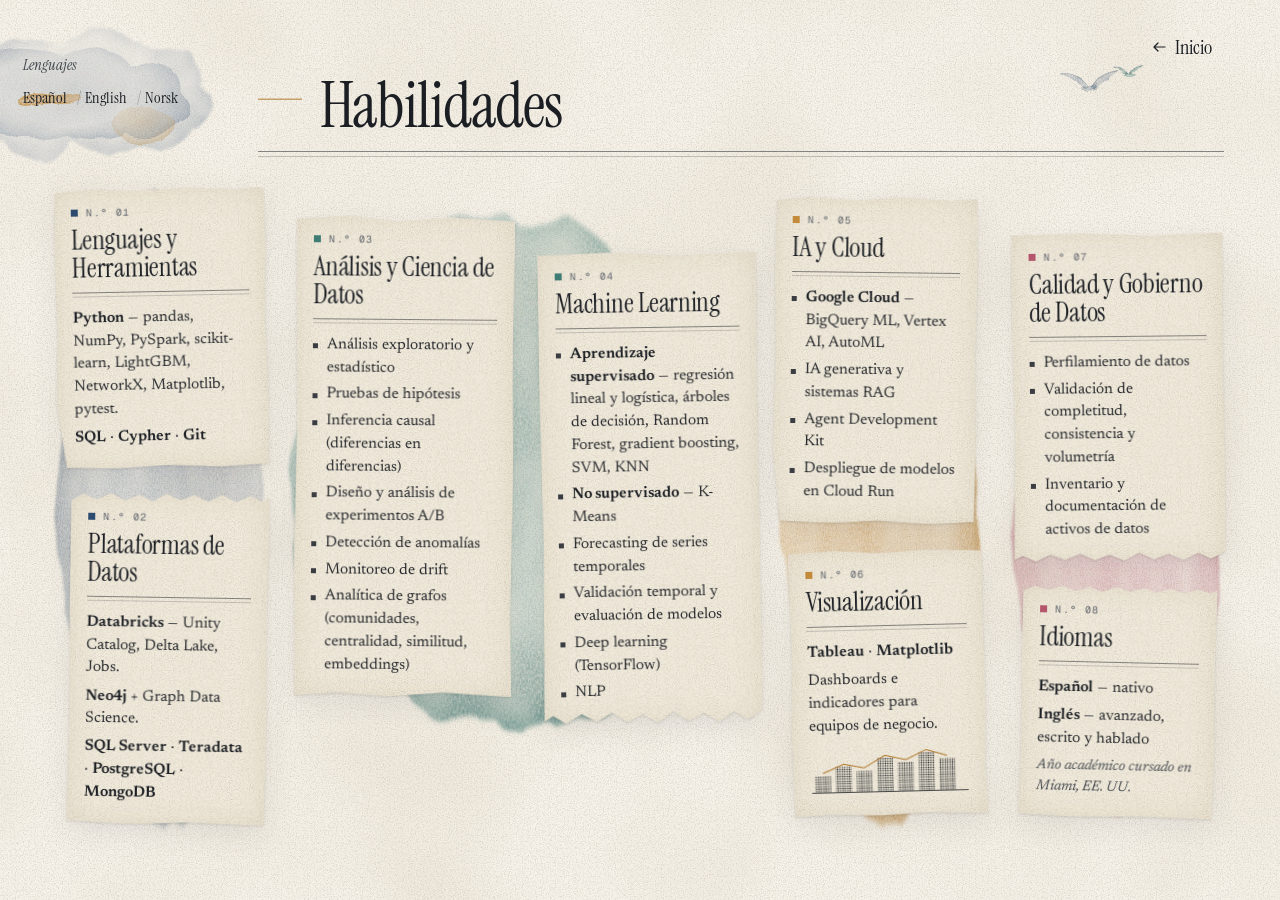
<file: habilidades/index.html>
<!doctype html>
<html lang="es" data-page="skills">
<head>
<meta charset="utf-8">
<meta name="viewport" content="width=device-width, initial-scale=1">
<title>Habilidades — Bastián Olea Díaz</title>
<meta name="description" content="Habilidades de Bastián Olea Díaz: lenguajes, plataformas de datos, análisis, machine learning, IA y visualización.">
<meta name="theme-color" content="#F6F2E9">
<link rel="icon" href="data:image/svg+xml,%3Csvg xmlns='http://www.w3.org/2000/svg' viewBox='0 0 32 32'%3E%3Ccircle cx='11' cy='19' r='7' fill='%232D4B6E' fill-opacity='.85'/%3E%3Ccircle cx='21' cy='12' r='6' fill='%23C38A3A' fill-opacity='.85'/%3E%3C/svg%3E">
<link rel="preconnect" href="https://fonts.googleapis.com">
<link rel="preconnect" href="https://fonts.gstatic.com" crossorigin>
<link rel="stylesheet" href="https://fonts.googleapis.com/css2?family=Geist:wght@300..600&amp;family=Geist+Mono:wght@400;500&amp;family=Instrument+Serif:ital@0;1&amp;family=Newsreader:ital,opsz,wght@0,6..72,400..600;1,6..72,400&amp;display=swap">
<link rel="stylesheet" href="../css/style.css?v=4e173239">
<script src="../js/main.js?v=3fc2208e" defer></script>
</head>
<body>
<main class="hb" id="habilidades" aria-labelledby="hb-t">
<svg data-shared-defs="" width="0" height="0" style="position: absolute" aria-hidden="true" focusable="false"><defs>
<filter id="wcA" x="-25%" y="-25%" width="150%" height="150%" color-interpolation-filters="sRGB">
<feTurbulence type="fractalNoise" baseFrequency="0.011" numOctaves="4" seed="7" result="warp"></feTurbulence>
<feDisplacementMap in="SourceGraphic" in2="warp" scale="46" xChannelSelector="R" yChannelSelector="G" result="shape"></feDisplacementMap>
<feGaussianBlur in="shape" stdDeviation="1.4" result="soft"></feGaussianBlur>
<feMorphology in="soft" operator="erode" radius="5" result="core"></feMorphology>
<feGaussianBlur in="core" stdDeviation="7" result="coreBlur"></feGaussianBlur>
<feComposite in="soft" in2="coreBlur" operator="out" result="rim"></feComposite>
<feTurbulence type="fractalNoise" baseFrequency="0.62" numOctaves="2" seed="3" result="grain"></feTurbulence>
<feColorMatrix in="grain" type="matrix" values="0 0 0 0 0  0 0 0 0 0  0 0 0 0 0  0 0 0 -1.6 1.25" result="grainA"></feColorMatrix>
<feComposite in="soft" in2="grainA" operator="in" result="grained"></feComposite>
<feTurbulence type="fractalNoise" baseFrequency="0.035" numOctaves="2" seed="11" result="bloom"></feTurbulence>
<feColorMatrix in="bloom" type="matrix" values="0 0 0 0 0  0 0 0 0 0  0 0 0 0 0  0 0 0 -2.2 1.7" result="bloomA"></feColorMatrix>
<feComposite in="grained" in2="bloomA" operator="in" result="bloomed"></feComposite>
<feMerge><feMergeNode in="bloomed"></feMergeNode><feMergeNode in="rim"></feMergeNode></feMerge>
</filter>
<filter id="wcC" x="-25%" y="-25%" width="150%" height="150%" color-interpolation-filters="sRGB">
<feTurbulence type="fractalNoise" baseFrequency="0.02" numOctaves="3" seed="4" result="warp"></feTurbulence>
<feDisplacementMap in="SourceGraphic" in2="warp" scale="18" xChannelSelector="R" yChannelSelector="G" result="shape"></feDisplacementMap>
<feGaussianBlur in="shape" stdDeviation="1" result="soft"></feGaussianBlur>
<feMorphology in="soft" operator="erode" radius="3" result="core"></feMorphology>
<feGaussianBlur in="core" stdDeviation="4" result="coreBlur"></feGaussianBlur>
<feComposite in="soft" in2="coreBlur" operator="out" result="rim"></feComposite>
<feTurbulence type="fractalNoise" baseFrequency="0.66" numOctaves="2" seed="9" result="grain"></feTurbulence>
<feColorMatrix in="grain" type="matrix" values="0 0 0 0 0  0 0 0 0 0  0 0 0 0 0  0 0 0 -1.5 1.2" result="grainA"></feColorMatrix>
<feComposite in="soft" in2="grainA" operator="in" result="grained"></feComposite>
<feMerge><feMergeNode in="grained"></feMergeNode><feMergeNode in="rim"></feMergeNode></feMerge>
</filter>
<filter id="wcN" x="-30%" y="-30%" width="160%" height="160%" color-interpolation-filters="sRGB">
<feTurbulence type="fractalNoise" baseFrequency="0.09" numOctaves="3" seed="15" result="warp"></feTurbulence>
<feDisplacementMap in="SourceGraphic" in2="warp" scale="4" xChannelSelector="R" yChannelSelector="G" result="shape"></feDisplacementMap>
<feGaussianBlur in="shape" stdDeviation=".35" result="soft"></feGaussianBlur>
<feMorphology in="soft" operator="erode" radius="1" result="core"></feMorphology>
<feGaussianBlur in="core" stdDeviation="1.6" result="coreBlur"></feGaussianBlur>
<feComposite in="soft" in2="coreBlur" operator="out" result="rim"></feComposite>
<feTurbulence type="fractalNoise" baseFrequency="1.1" numOctaves="2" seed="6" result="grain"></feTurbulence>
<feColorMatrix in="grain" type="matrix" values="0 0 0 0 0  0 0 0 0 0  0 0 0 0 0  0 0 0 -1.5 1.2" result="grainA"></feColorMatrix>
<feComposite in="soft" in2="grainA" operator="in" result="grained"></feComposite>
<feMerge><feMergeNode in="grained"></feMergeNode><feMergeNode in="rim"></feMergeNode></feMerge>
</filter>
<filter id="wcD" x="-25%" y="-25%" width="150%" height="150%" color-interpolation-filters="sRGB">
<feTurbulence type="fractalNoise" baseFrequency="0.011" numOctaves="4" seed="7" result="warp"></feTurbulence>
<feDisplacementMap in="SourceGraphic" in2="warp" scale="46" xChannelSelector="R" yChannelSelector="G"></feDisplacementMap>
</filter>
<filter id="paper" x="0" y="0" width="100%" height="100%">
<feTurbulence type="fractalNoise" baseFrequency=".85" numOctaves="3" seed="2" stitchTiles="stitch" result="fine"></feTurbulence>
<feColorMatrix in="fine" type="matrix" values="0 0 0 0 .36  0 0 0 0 .31  0 0 0 0 .24  0 0 0 -1.4 .78" result="fineA"></feColorMatrix>
<feTurbulence type="fractalNoise" baseFrequency=".006" numOctaves="2" seed="17" result="mottle"></feTurbulence>
<feColorMatrix in="mottle" type="matrix" values="0 0 0 0 .55  0 0 0 0 .45  0 0 0 0 .3  0 0 0 -.6 .36" result="mottleA"></feColorMatrix>
<feMerge><feMergeNode in="mottleA"></feMergeNode><feMergeNode in="fineA"></feMergeNode></feMerge>
</filter>
<radialGradient id="gP" cx="58%" cy="46%" r="64%">
<stop offset="0" stop-color="#2D4B6E" stop-opacity=".2"></stop>
<stop offset=".6" stop-color="#2D4B6E" stop-opacity=".12"></stop>
<stop offset=".92" stop-color="#28425F" stop-opacity=".26"></stop>
<stop offset="1" stop-color="#28425F" stop-opacity=".34"></stop>
</radialGradient>
<radialGradient id="gV" cx="42%" cy="40%" r="62%">
<stop offset="0" stop-color="#3F7C74" stop-opacity=".34"></stop>
<stop offset=".55" stop-color="#3F7C74" stop-opacity=".2"></stop>
<stop offset=".9" stop-color="#2F6B66" stop-opacity=".42"></stop>
<stop offset="1" stop-color="#2F6B66" stop-opacity=".52"></stop>
</radialGradient>
<radialGradient id="gO" cx="40%" cy="44%" r="64%">
<stop offset="0" stop-color="#C38A3A" stop-opacity=".42"></stop>
<stop offset=".6" stop-color="#C9954A" stop-opacity=".26"></stop>
<stop offset=".92" stop-color="#B07A2E" stop-opacity=".5"></stop>
<stop offset="1" stop-color="#B07A2E" stop-opacity=".6"></stop>
</radialGradient>
<radialGradient id="gM" cx="50%" cy="38%" r="64%">
<stop offset="0" stop-color="#B4566B" stop-opacity=".3"></stop>
<stop offset=".6" stop-color="#B4566B" stop-opacity=".16"></stop>
<stop offset=".92" stop-color="#9E4A5D" stop-opacity=".34"></stop>
<stop offset="1" stop-color="#9E4A5D" stop-opacity=".42"></stop>
</radialGradient>
<radialGradient id="gCloud" cx="40%" cy="45%" r="65%">
<stop offset="0" stop-color="#6F8298" stop-opacity=".14"></stop>
<stop offset=".55" stop-color="#6F8298" stop-opacity=".09"></stop>
<stop offset=".9" stop-color="#5A6F88" stop-opacity=".26"></stop>
<stop offset="1" stop-color="#5A6F88" stop-opacity=".34"></stop>
</radialGradient>
<radialGradient id="gCloudW" cx="45%" cy="40%" r="65%">
<stop offset="0" stop-color="#C9954A" stop-opacity=".22"></stop>
<stop offset=".6" stop-color="#C9954A" stop-opacity=".12"></stop>
<stop offset=".92" stop-color="#B07A2E" stop-opacity=".26"></stop>
<stop offset="1" stop-color="#B07A2E" stop-opacity=".32"></stop>
</radialGradient>
<linearGradient id="gsO" x1="0" y1="0" x2="1" y2="0"><stop offset="0" stop-color="#C38A3A" stop-opacity=".85"></stop><stop offset=".7" stop-color="#C38A3A" stop-opacity=".62"></stop><stop offset="1" stop-color="#C38A3A" stop-opacity=".3"></stop></linearGradient>
<linearGradient id="gsV" x1="0" y1="0" x2="1" y2="0"><stop offset="0" stop-color="#3F7C74" stop-opacity=".72"></stop><stop offset=".7" stop-color="#3F7C74" stop-opacity=".52"></stop><stop offset="1" stop-color="#3F7C74" stop-opacity=".24"></stop></linearGradient>
<linearGradient id="gsP" x1="0" y1="0" x2="1" y2="0"><stop offset="0" stop-color="#2D4B6E" stop-opacity=".6"></stop><stop offset=".7" stop-color="#2D4B6E" stop-opacity=".42"></stop><stop offset="1" stop-color="#2D4B6E" stop-opacity=".2"></stop></linearGradient>
<filter id="hbGrain" x="0" y="0" width="100%" height="100%">
<feTurbulence type="fractalNoise" baseFrequency=".9" numOctaves="2" seed="5" stitchTiles="stitch"></feTurbulence>
<feColorMatrix type="matrix" values="0 0 0 0 .35  0 0 0 0 .3  0 0 0 0 .22  0 0 0 -1.3 .74"></feColorMatrix>
</filter>
<pattern id="hbDots" width="3" height="3" patternUnits="userSpaceOnUse"><circle cx="1.5" cy="1.5" r=".95" fill="#1F2124"></circle></pattern>
</defs></svg>
<svg class="hb-bg" aria-hidden="true" focusable="false"><rect width="100%" height="100%" filter="url(#paper)"></rect></svg>
<nav class="lang" aria-label="Lenguajes" data-i18n-aria="aria.langs">
<div class="cloud-wash" aria-hidden="true"><div class="drift d3">
<svg viewBox="0 0 300 170" preserveAspectRatio="none" focusable="false" style="opacity: 0.85">
<path filter="url(#wcD)" fill="#F7F3EA" fill-opacity=".55" d="M-30 30 C10 10 60 14 90 30 C116 10 168 12 188 38 C226 30 262 52 258 82 C286 96 282 132 252 140 C246 162 210 172 182 160 C160 176 118 178 96 162 C70 176 24 174 2 158 L-30 158 Z"></path>
<path filter="url(#wcA)" fill="url(#gCloud)" d="M-30 30 C10 10 60 14 90 30 C116 10 168 12 188 38 C226 30 262 52 258 82 C286 96 282 132 252 140 C246 162 210 172 182 160 C160 176 118 178 96 162 C70 176 24 174 2 158 L-30 158 Z"></path>
<path filter="url(#wcC)" fill="url(#gCloud)" d="M-20 44 C14 28 56 32 84 46 C110 30 156 32 174 54 C206 50 236 66 232 92 C254 104 250 128 226 134 C214 152 184 156 162 146 C140 158 104 158 84 146 C60 156 18 152 -20 142 Z"></path>
<path filter="url(#wcC)" fill="url(#gCloudW)" d="M150 120 C170 106 204 108 220 122 C236 134 228 152 206 154 C188 162 160 158 150 144 C144 136 144 126 150 120 Z"></path>
</svg>
</div></div>
<div class="lang-in">
<p class="lang-t"><span class="lang-w">Lenguajes</span><span class="lang-w" lang="en" aria-hidden="true">Languages</span><span class="lang-w" lang="no" aria-hidden="true">Språk</span></p>
<ul class="lang-list">
<li><a class="cl-a" href="#es" lang="es" hreflang="es" aria-current="true"><svg class="cl-stroke" viewBox="0 0 220 44" preserveAspectRatio="none" aria-hidden="true" focusable="false"><path filter="url(#wcN)" fill="url(#gsO)" d="M6 25 C30 13 80 15 120 17 C160 19 196 11 214 19 C213 29 178 33 128 31 C84 29 40 37 10 33 C4 31 3 28 6 25 Z"></path></svg><span>Español</span></a></li>
<li class="lang-sep" aria-hidden="true">/</li>
<li><a class="cl-a" href="#en" lang="en" hreflang="en"><svg class="cl-stroke" viewBox="0 0 220 44" preserveAspectRatio="none" aria-hidden="true" focusable="false"><path filter="url(#wcN)" fill="url(#gsV)" d="M6 25 C30 13 80 15 120 17 C160 19 196 11 214 19 C213 29 178 33 128 31 C84 29 40 37 10 33 C4 31 3 28 6 25 Z"></path></svg><span>English</span></a></li>
<li class="lang-sep" aria-hidden="true">/</li>
<li><a class="cl-a" href="#no" lang="no" hreflang="no"><svg class="cl-stroke" viewBox="0 0 220 44" preserveAspectRatio="none" aria-hidden="true" focusable="false"><path filter="url(#wcN)" fill="url(#gsP)" d="M6 25 C30 13 80 15 120 17 C160 19 196 11 214 19 C213 29 178 33 128 31 C84 29 40 37 10 33 C4 31 3 28 6 25 Z"></path></svg><span>Norsk</span></a></li>
</ul>
</div>
</nav>
<div class="hb-in">
<div class="hb-top"><a class="cl-a hb-back" href="/"><svg class="cl-stroke" viewBox="0 0 220 44" preserveAspectRatio="none" aria-hidden="true" focusable="false"><path filter="url(#wcN)" fill="url(#gsO)" d="M6 25 C30 13 80 15 120 17 C160 19 196 11 214 19 C213 29 178 33 128 31 C84 29 40 37 10 33 C4 31 3 28 6 25 Z"></path></svg><span class="hb-back-in"><svg width="16" height="16" viewBox="0 0 16 16" aria-hidden="true" focusable="false"><path d="M14 8H3M7 4L3 8L7 12" fill="none" stroke="currentColor" stroke-width="1.2" stroke-linecap="round" stroke-linejoin="round"></path></svg><span data-i18n="hb.back">Inicio</span></span></a></div>
<header class="hb-head">
<h1 class="hb-title" id="hb-t"><span data-i18n="hb.title">Habilidades</span></h1>
<div class="hb-rules" aria-hidden="true"></div>
<div class="hb-birds" aria-hidden="true"><svg viewBox="0 0 140 60" aria-hidden="true" focusable="false"><g filter="url(#wcN)"><path fill="url(#gP)" d="M60 34 C52 22 40 16 26 18 C38 22 46 28 54 36 Z"></path><path fill="url(#gP)" d="M64 34 C70 22 82 16 96 14 C86 22 76 30 68 36 Z"></path><path fill="url(#gP)" d="M50 36 C56 31 66 31 74 35 C66 39 56 40 50 36 Z"></path><path fill="url(#gV)" d="M108 18 C104 12 98 9 91 10 C97 12 101 15 105 19 Z"></path><path fill="url(#gV)" d="M110 18 C113 12 119 9 126 8 C121 12 116 16 112 19 Z"></path><path fill="url(#gV)" d="M103 20 C107 17 113 17 118 19 C113 22 107 22 103 20 Z"></path></g><g fill="none" stroke="#28425F" stroke-opacity=".5" stroke-width=".7" stroke-linecap="round"><path d="M60 34 C52 22 40 16 26 18"></path><path d="M64 34 C70 22 82 16 96 14"></path><path d="M108 18 C104 12 98 9 91 10"></path><path d="M110 18 C113 12 119 9 126 8"></path></g></svg></div>
</header>
<div class="hb-grid">
<div class="hb-g hb-gA">
<div class="hb-wash" aria-hidden="true"><svg viewBox="0 0 400 300" preserveAspectRatio="none" focusable="false"><path filter="url(#wcA)" fill="url(#gP)" d="M60 150 C40 70 120 20 200 24 C290 28 360 80 350 160 C342 236 300 284 200 280 C110 276 70 226 60 150 Z"></path></svg></div>
<article class="hb-clip hb-c1" aria-labelledby="hb-h1">
<div class="hb-paper cut1">
<svg class="hb-grain" aria-hidden="true" focusable="false"><rect width="100%" height="100%" filter="url(#hbGrain)"></rect></svg>
<p class="hb-k" aria-hidden="true"><i style="background: #2D4B6E"></i>N.º 01</p>
<h2 class="hb-h" id="hb-h1" data-i18n="hb.c1">Lenguajes y Herramientas</h2>
<div class="hb-rule" aria-hidden="true"></div>
<div class="hb-t">
<p><b>Python</b> — pandas, NumPy, PySpark, scikit-learn, LightGBM, NetworkX, Matplotlib, pytest.</p>
<p><b>SQL</b> · <b>Cypher</b> · <b>Git</b></p>
</div>
</div>
</article>
<article class="hb-clip hb-c2" aria-labelledby="hb-h2">
<div class="hb-paper cut4">
<svg class="hb-grain" aria-hidden="true" focusable="false"><rect width="100%" height="100%" filter="url(#hbGrain)"></rect></svg>
<p class="hb-k" aria-hidden="true"><i style="background: #2D4B6E"></i>N.º 02</p>
<h2 class="hb-h" id="hb-h2" data-i18n="hb.c2">Plataformas de Datos</h2>
<div class="hb-rule" aria-hidden="true"></div>
<div class="hb-t">
<p><b>Databricks</b> — Unity Catalog, Delta Lake, Jobs.</p>
<p><b>Neo4j</b> + Graph Data Science.</p>
<p><b>SQL Server</b> · <b>Teradata</b> · <b>PostgreSQL</b> · <b>MongoDB</b></p>
</div>
</div>
</article>
</div>
<div class="hb-g hb-gB">
<div class="hb-wash" aria-hidden="true"><svg viewBox="0 0 400 300" preserveAspectRatio="none" focusable="false"><path filter="url(#wcA)" fill="url(#gV)" d="M24 140 C30 70 110 26 200 30 C300 34 384 86 378 160 C372 236 290 278 190 270 C96 262 18 214 24 140 Z"></path></svg></div>
<article class="hb-clip hb-c3" aria-labelledby="hb-h3">
<div class="hb-paper cut2">
<svg class="hb-grain" aria-hidden="true" focusable="false"><rect width="100%" height="100%" filter="url(#hbGrain)"></rect></svg>
<p class="hb-k" aria-hidden="true"><i style="background: #3F7C74"></i>N.º 03</p>
<h2 class="hb-h" id="hb-h3" data-i18n="hb.c3">Análisis y Ciencia de Datos</h2>
<div class="hb-rule" aria-hidden="true"></div>
<div class="hb-t">
<ul>
<li data-i18n="hb.a1">Análisis exploratorio y estadístico</li>
<li data-i18n="hb.a2">Pruebas de hipótesis</li>
<li data-i18n="hb.a3">Inferencia causal (diferencias en diferencias)</li>
<li data-i18n="hb.a4">Diseño y análisis de experimentos A/B</li>
<li data-i18n="hb.a5">Detección de anomalías</li>
<li data-i18n="hb.a6">Monitoreo de drift</li>
<li data-i18n="hb.a7">Analítica de grafos (comunidades, centralidad, similitud, embeddings)</li>
</ul>
</div>
</div>
</article>
<article class="hb-clip hb-c4" aria-labelledby="hb-h4">
<div class="hb-paper cut3">
<svg class="hb-grain" aria-hidden="true" focusable="false"><rect width="100%" height="100%" filter="url(#hbGrain)"></rect></svg>
<p class="hb-k" aria-hidden="true"><i style="background: #3F7C74"></i>N.º 04</p>
<h2 class="hb-h" id="hb-h4" data-i18n="hb.c4">Machine Learning</h2>
<div class="hb-rule" aria-hidden="true"></div>
<div class="hb-t">
<ul>
<li><b data-i18n="hb.m1">Aprendizaje supervisado</b> <span data-i18n="hb.m1d">— regresión lineal y logística, árboles de decisión, Random Forest, gradient boosting, SVM, KNN</span></li>
<li><b data-i18n="hb.m2">No supervisado</b> — K-Means</li>
<li data-i18n="hb.m3">Forecasting de series temporales</li>
<li data-i18n="hb.m4">Validación temporal y evaluación de modelos</li>
<li data-i18n="hb.m5">Deep learning (TensorFlow)</li>
<li data-i18n="hb.m6">NLP</li>
</ul>
</div>
</div>
</article>
</div>
<div class="hb-g hb-gC">
<div class="hb-wash" aria-hidden="true"><svg viewBox="0 0 400 300" preserveAspectRatio="none" focusable="false"><path filter="url(#wcA)" fill="url(#gO)" d="M70 160 C50 90 110 28 200 26 C292 24 350 76 344 150 C338 226 300 280 210 284 C120 288 84 230 70 160 Z"></path></svg></div>
<article class="hb-clip hb-c5" aria-labelledby="hb-h5">
<div class="hb-paper cut1">
<svg class="hb-grain" aria-hidden="true" focusable="false"><rect width="100%" height="100%" filter="url(#hbGrain)"></rect></svg>
<p class="hb-k" aria-hidden="true"><i style="background: #C38A3A"></i>N.º 05</p>
<h2 class="hb-h" id="hb-h5" data-i18n="hb.c5">IA y Cloud</h2>
<div class="hb-rule" aria-hidden="true"></div>
<div class="hb-t">
<ul>
<li><b>Google Cloud</b> — BigQuery ML, Vertex AI, AutoML</li>
<li data-i18n="hb.i2">IA generativa y sistemas RAG</li>
<li>Agent Development Kit</li>
<li data-i18n="hb.i4">Despliegue de modelos en Cloud Run</li>
</ul>
</div>
</div>
</article>
<article class="hb-clip hb-c6" aria-labelledby="hb-h6">
<div class="hb-paper cut2">
<svg class="hb-grain" aria-hidden="true" focusable="false"><rect width="100%" height="100%" filter="url(#hbGrain)"></rect></svg>
<p class="hb-k" aria-hidden="true"><i style="background: #C38A3A"></i>N.º 06</p>
<h2 class="hb-h" id="hb-h6" data-i18n="hb.c6">Visualización</h2>
<div class="hb-rule" aria-hidden="true"></div>
<div class="hb-t">
<p><b>Tableau</b> · <b>Matplotlib</b></p>
<p data-i18n="hb.v2">Dashboards e indicadores para equipos de negocio.</p>
<svg class="hb-fig" viewBox="0 0 200 58" aria-hidden="true" focusable="false"><g fill="url(#hbDots)"><rect x="6" y="34" width="20" height="20"></rect><rect x="32" y="22" width="20" height="32"></rect><rect x="58" y="28" width="20" height="26"></rect><rect x="84" y="12" width="20" height="42"></rect><rect x="110" y="18" width="20" height="36"></rect><rect x="136" y="6" width="20" height="48"></rect><rect x="162" y="14" width="20" height="40"></rect></g><path d="M2 54.5H198" stroke="#1F2124" stroke-width="1"></path><path d="M16 30 L42 19 L68 24 L94 9 L120 15 L146 3 L172 11" fill="none" stroke="#B07A2E" stroke-width="1.3" stroke-linejoin="round"></path></svg>
</div>
</div>
</article>
</div>
<div class="hb-g hb-gD">
<div class="hb-wash" aria-hidden="true"><svg viewBox="0 0 400 300" preserveAspectRatio="none" focusable="false"><path filter="url(#wcA)" fill="url(#gM)" d="M58 130 C60 64 126 22 210 28 C300 34 350 92 342 168 C334 240 280 282 186 276 C100 270 56 200 58 130 Z"></path></svg></div>
<article class="hb-clip hb-c7" aria-labelledby="hb-h7">
<div class="hb-paper cut3">
<svg class="hb-grain" aria-hidden="true" focusable="false"><rect width="100%" height="100%" filter="url(#hbGrain)"></rect></svg>
<p class="hb-k" aria-hidden="true"><i style="background: #B4566B"></i>N.º 07</p>
<h2 class="hb-h" id="hb-h7" data-i18n="hb.c7">Calidad y Gobierno de Datos</h2>
<div class="hb-rule" aria-hidden="true"></div>
<div class="hb-t">
<ul>
<li data-i18n="hb.q1">Perfilamiento de datos</li>
<li data-i18n="hb.q2">Validación de completitud, consistencia y volumetría</li>
<li data-i18n="hb.q3">Inventario y documentación de activos de datos</li>
</ul>
</div>
</div>
</article>
<article class="hb-clip hb-c8" aria-labelledby="hb-h8">
<div class="hb-paper cut4">
<svg class="hb-grain" aria-hidden="true" focusable="false"><rect width="100%" height="100%" filter="url(#hbGrain)"></rect></svg>
<p class="hb-k" aria-hidden="true"><i style="background: #B4566B"></i>N.º 08</p>
<h2 class="hb-h" id="hb-h8" data-i18n="hb.c8">Idiomas</h2>
<div class="hb-rule" aria-hidden="true"></div>
<div class="hb-t">
<p><b data-i18n="hb.l1">Español</b> <span data-i18n="hb.l1d">— nativo</span></p>
<p><b data-i18n="hb.l2">Inglés</b> <span data-i18n="hb.l2d">— avanzado, escrito y hablado</span></p>
<p class="hb-note" data-i18n="hb.l3">Año académico cursado en Miami, EE. UU.</p>
</div>
</div>
</article>
</div>
</div>
</div>
</main>
</body>
</html>
</file>
<file: css/style.css>
body{margin:0;background:#F6F2E9}
a{color:#24405F}a:hover{color:#1B1E23}
.page{position:relative;min-height:1000px;overflow:hidden;background:#F6F2E9;color:#1B1E23;font-family:'Geist',ui-sans-serif,system-ui,sans-serif;-webkit-font-smoothing:antialiased}
.paper{position:absolute;inset:0;width:100%;height:100%;pointer-events:none;opacity:.55;z-index:0}
.wrap{position:relative;z-index:2;max-width:1328px;margin:0 auto;padding:0 56px}
.top{position:relative;z-index:6;display:flex;justify-content:flex-start;align-items:center;padding-top:32px}
.cl-a:focus-visible,.menu-btn:focus-visible{outline:1px solid #24405F;outline-offset:4px}
.menu-btn{display:none;width:44px;height:44px;align-items:center;justify-content:center;padding:0;border:0;background:transparent;color:#1B1E23;cursor:pointer}
.menu-panel{display:none}
.cloud{display:none;position:absolute;left:0;top:46%;z-index:3;width:var(--cw,260px);aspect-ratio:300/440;transform:translateY(-50%)}
.cloud-wash{position:absolute;inset:0;mix-blend-mode:multiply;pointer-events:none;animation:wash-in 3s cubic-bezier(.2,.6,.2,1) .3s backwards}
.cloud-wash .drift{width:100%;height:100%}
.cloud-wash svg{display:block;width:100%;height:100%;overflow:visible}
.cl-list{position:absolute;left:13%;top:50%;transform:translateY(-50%);margin:0;padding:0;list-style:none;display:flex;flex-direction:column;gap:2px}
.cl-list li{animation:rise 1.3s cubic-bezier(.2,.7,.1,1) backwards}
.cl-a{position:relative;display:inline-flex;align-items:center;min-height:48px;padding:0 12px;margin-left:-12px;font-family:'Instrument Serif','Times New Roman',serif;font-size:clamp(19px,1.55vw,24px);line-height:1.1;color:#1B1E23;text-decoration:none;white-space:nowrap}
.cl-a span{position:relative;z-index:1}
.cl-stroke{position:absolute;left:0;top:50%;width:calc(100% + 10px);height:38px;margin-top:-18px;overflow:visible;pointer-events:none;clip-path:inset(0 100% 0 0);transition:clip-path .9s cubic-bezier(.2,.7,.2,1)}
.cl-a:hover .cl-stroke,.cl-a:focus-visible .cl-stroke{clip-path:inset(0 0 0 0)}
.lang{position:absolute;left:0;top:2.4vh;z-index:3;width:var(--cw,260px);aspect-ratio:300/170}
.lang .cloud-wash{animation-delay:.2s}
.lang-in{position:absolute;left:10%;top:50%;transform:translateY(-50%);animation:rise 1.3s cubic-bezier(.2,.7,.1,1) .55s backwards}
.lang-t{margin:0 0 2px;font-family:'Instrument Serif','Times New Roman',serif;font-style:italic;font-size:clamp(15px,1.2vw,18px);color:#3F444B}
.lang-t{display:grid}
.lang-w{grid-area:1/1;opacity:0;animation:wordcycle 9s ease-in-out infinite}
.lang-w:first-child{opacity:1}
.lang-w:nth-child(2){animation-delay:3s}
.lang-w:nth-child(3){animation-delay:6s}
.lang-list{display:flex;align-items:center;gap:2px;margin:0;padding:0;list-style:none}
.lang-list li{display:flex;align-items:center}
.lang-sep{padding:0 2px;color:#8A8F96;font-family:'Instrument Serif','Times New Roman',serif;font-size:clamp(14px,1.25vw,19px)}
.lang .cl-a{min-height:42px;padding:0 6px;margin-left:-6px;font-size:clamp(14px,1.25vw,19px)}
.lang .cl-a + .cl-a{margin-left:0}
.lang .cl-stroke{height:28px;margin-top:-14px}
.cl-has{position:relative}
.cl-has:hover > .cl-a .cl-stroke,.cl-has:focus-within > .cl-a .cl-stroke{clip-path:inset(0 0 0 0)}
.sub{position:absolute;left:100%;top:50%;z-index:5;padding-left:18px;opacity:0;visibility:hidden;transform:translate3d(-8px,-50%,0);transition:opacity .45s ease,transform .6s cubic-bezier(.2,.7,.2,1),visibility 0s linear .6s}
.cl-has:hover .sub,.cl-has:focus-within .sub{opacity:1;visibility:visible;transform:translate3d(0,-50%,0);transition-delay:0s}
.sub-in{position:relative;padding:34px 38px 38px 30px}
.sub-cloud{position:absolute;left:-12px;top:-12px;width:calc(100% + 26px);height:calc(100% + 24px);overflow:visible;pointer-events:none}
.sub-btn{position:relative;display:inline-flex;align-items:center;gap:10px;min-height:48px;padding:0 18px;font-family:'Instrument Serif','Times New Roman',serif;font-size:20px;line-height:1.1;color:#1B1E23;text-decoration:none;white-space:nowrap}
.sub-btn-bg{position:absolute;left:0;top:0;width:100%;height:100%;overflow:visible;opacity:.7;transition:opacity .5s ease}
.sub-btn span,.sub-arrow{position:relative;z-index:1}
.sub-arrow{flex:none;transition:transform .5s cubic-bezier(.2,.7,.2,1)}
.sub-btn:hover .sub-btn-bg,.sub-btn:focus-visible .sub-btn-bg{opacity:1}
.sub-btn:hover .sub-arrow,.sub-btn:focus-visible .sub-arrow{transform:translateX(4px)}
.sub-btn:focus-visible{outline:1px solid #24405F;outline-offset:3px}
.sub-btn-m{display:none}
.sbubs{position:absolute;inset:0;z-index:4;pointer-events:none}
.sbub{position:absolute;display:block;border-radius:50%;pointer-events:auto;animation:fade 2s ease backwards}
.copy{--hf:clamp(26px,2.9vw,44px);--nm:clamp(64px,8.6vw,140px)}
.sbub-1{left:calc(var(--nm) * 2.72);top:calc(var(--hf) * 2 + var(--nm) * .3);width:max(60px,calc(var(--nm) * .8));transform:translateY(-50%);animation-delay:2.2s}
.sbub-2{left:calc(var(--nm) * 2.72 + max(60px,calc(var(--nm) * .8)) * .86);top:calc(var(--hf) * 2 - var(--nm) * .12);width:max(50px,calc(var(--nm) * .64));transform:translateY(-50%);animation-delay:2.5s}
.sbub-float{display:block;animation:bubfloat 7s ease-in-out infinite}
.sbub-2 .sbub-float{animation-duration:8.6s;animation-delay:-3s}
.sbub svg{display:block;width:100%;height:auto;overflow:visible;transition:transform .7s cubic-bezier(.2,.7,.2,1)}
.sbub:hover svg,.sbub:focus-visible svg{transform:scale(1.1)}
.sbub:focus-visible{outline:1px solid #24405F;outline-offset:4px}
.lang .cl-a[aria-current="true"] .cl-stroke{clip-path:inset(0 0 0 0)}
[data-i18n]{transition:opacity .32s ease,filter .32s ease}
.i18n-out [data-i18n]{opacity:0;filter:blur(2px)}
.sub-ico{flex:none;position:relative;z-index:1}
.mp-cloud{position:absolute;left:-12px;top:-10px;width:calc(100% + 28px);height:calc(100% + 22px);overflow:visible;pointer-events:none}
.meta{font-family:'Geist Mono',ui-monospace,monospace;font-size:11px;letter-spacing:.12em;text-transform:uppercase;color:#686C72}
.hero{position:relative;display:grid;grid-template-columns:minmax(0,7fr) minmax(0,5fr);gap:40px;align-items:center;padding:88px 0 236px}
.copy{position:relative;z-index:3}
.title{margin:0;font-family:'Instrument Serif','Times New Roman',serif;font-weight:400;line-height:.9;letter-spacing:-.015em}
.hello{display:block;font-style:italic;font-size:clamp(26px,2.9vw,44px);line-height:1.1;color:#3F444B;margin-bottom:.4em}
.hello::before{content:"";display:inline-block;width:44px;height:1px;background:#B07A2E;vertical-align:middle;margin-right:16px;transform:translateY(-.12em)}
.nm{display:block;font-size:clamp(64px,8.6vw,140px)}
.nm2{font-style:italic;color:#24405F;padding-left:.5em}
.ul-wrap{position:relative;display:inline-block}
.ul{position:absolute;left:0;bottom:-.07em;width:100%;height:.22em;overflow:visible}
.ul-dot{position:absolute;right:-.04em;bottom:.115em;width:.07em;height:.07em;border-radius:50%;background:#C38A3A;animation:fade 1s ease 2.9s backwards,breathe 5s ease-in-out 3.9s infinite}
.rule{width:56px;height:1px;background:#1B1E23;opacity:.35;margin:52px 0 26px}
.lede{margin:0;max-width:35rem;font-size:18px;line-height:1.72;color:#3F444B;text-wrap:pretty}
.lede + .lede{margin-top:1em}
.splat{position:absolute;right:4%;top:-30px;width:124px;pointer-events:none}
.cluster{position:relative;width:100%;max-width:560px;aspect-ratio:49/72;justify-self:end}
.spec{position:absolute}
.s-graph{left:0;top:0;width:46%}
.s-net{left:52%;top:5%;width:46%}
.s-scatter{left:0;top:30%;width:62%}
.s-donut{left:66%;top:35%;width:32%}
.s-clusters{left:52%;top:61%;width:48%}
.s-bars{left:4%;top:70%;width:48%}
.chart{position:relative;z-index:2;display:block;width:100%;height:auto;overflow:visible;transition:transform 1.4s cubic-bezier(.2,.7,.2,1);animation:fade 1.8s ease backwards}
.spec:hover .chart{transform:translate3d(0,-5px,0)}
.wash{position:absolute;z-index:1;mix-blend-mode:multiply;pointer-events:none;animation:wash-in 2.8s cubic-bezier(.2,.6,.2,1) backwards}
.wash svg{display:block;width:100%;height:auto;overflow:visible;transition:transform 2.2s cubic-bezier(.2,.7,.2,1)}
.spec:hover .wash svg{transform:scale(1.04)}
.drift{animation:drift 26s ease-in-out infinite alternate}
.d2{animation-duration:31s;animation-direction:alternate-reverse}
.d3{animation-duration:37s}
.w-scatter{left:-14%;top:-12%;width:128%}
.w-net{left:-12%;top:-16%;width:122%}
.w-donut{left:-30%;top:-26%;width:150%}
.w-bars{left:-16%;top:22%;width:132%}
.w-graph{left:-16%;top:-18%;width:132%}
.pt{transform-box:fill-box;transform-origin:center;animation:pop 1s cubic-bezier(.3,1.4,.5,1) backwards;transition:transform .5s cubic-bezier(.3,1.4,.5,1)}
.pt:hover{transform:scale(1.9)}
.bar{transform-box:fill-box;transform-origin:50% 100%;animation:grow 1.6s cubic-bezier(.2,.7,.1,1) backwards;transition:opacity .6s ease}
.bar:hover{opacity:.6}
.arc{animation:arcin 2s cubic-bezier(.3,.7,.2,1) backwards;transition:stroke-width .6s ease}
.arc:hover{stroke-width:20}
.node{transform-box:fill-box;transform-origin:center;animation:pop .9s cubic-bezier(.3,1.4,.5,1) backwards}
.halo{transform-box:fill-box;transform-origin:center;animation:halo 4.5s ease-in-out 3s infinite}
.edge{animation:fade 2.2s ease backwards}
.signal{stroke-dasharray:.07 .93;animation:flow 5.5s linear 3.2s infinite backwards}
.draw{animation:draw 2.6s cubic-bezier(.45,.05,.2,1) backwards}
.fade{animation:fade 1.8s ease backwards}
.rise{animation:rise 1.4s cubic-bezier(.2,.7,.1,1) backwards}
.series{position:absolute;left:0;right:0;bottom:0;height:200px;z-index:1;pointer-events:none}
.series svg{display:block;width:100%;height:100%;overflow:visible}
.series-wash{mix-blend-mode:multiply}
.tip{position:absolute;left:0;bottom:calc(100% + 10px);z-index:20;width:max-content;max-width:232px;padding:11px 13px 12px;background:#FBF8F1;border:1px solid rgba(27,30,35,.12);box-shadow:0 14px 34px -20px rgba(27,30,35,.45);opacity:0;transform:translate3d(0,6px,0);transition:opacity .45s ease,transform .6s cubic-bezier(.2,.7,.2,1);pointer-events:none}
.tip-b{bottom:auto;top:calc(100% + 10px)}
.tip-r{left:auto;right:0}
.tip-t{display:flex;align-items:center;gap:8px;margin-bottom:5px;font-family:'Geist Mono',ui-monospace,monospace;font-size:10.5px;letter-spacing:.1em;text-transform:uppercase;color:#3F444B}
.tip-dot{width:7px;height:7px;border-radius:50%;flex:none}
.tip-d{display:block;font-size:13px;line-height:1.45;color:#3F444B}
.spec:hover .tip,.series-hit:hover .tip{opacity:1;transform:none;transition-delay:.12s}
.wrap{pointer-events:none}
.top,.copy,.spec{pointer-events:auto}
.series-hit{position:absolute;left:0;right:0;bottom:0;height:72%;pointer-events:auto}
.series-hit .tip{left:40%;bottom:auto;top:-8px}
.reg{position:absolute;width:12px;height:12px;opacity:.5;animation:fade 2s ease 1s backwards}
.reg-a{right:-30px;top:40px}
.reg-b{left:-30px;bottom:204px}
.nat{position:absolute;z-index:1;pointer-events:none;animation:fade 2.6s ease backwards}
.nat svg{display:block;width:100%;height:auto;overflow:visible}
.n-bird{left:44%;top:14px;width:100px}
.n-bird2{left:51%;top:48px;width:62px}
.n-bird3{left:38.5%;top:56px;width:44px}
.g2{animation-duration:14s;animation-delay:-5s}
.g3{animation-duration:10s;animation-delay:-2s}
.n-brain{left:calc(100% + 14px);top:4%;width:clamp(56px,19%,92px)}
.n-jelly{left:calc(100% + 30px);top:40%;width:clamp(44px,14%,66px)}
.n-jelly2{left:calc(100% + 4px);top:55%;width:clamp(30px,9%,44px)}
.n-jelly3{left:calc(100% + 64px);top:58%;width:clamp(24px,7%,34px)}
.n-jelly4{left:calc(100% + 38px);top:71%;width:clamp(18px,5%,26px)}
.f2{animation-duration:12s;animation-delay:-4s}
.f3{animation-duration:8.5s;animation-delay:-6s}
.f4{animation-duration:11s;animation-delay:-1.5s}
.n-algae{left:max(20px,3%);bottom:0;width:110px}
.specks{position:absolute;inset:0;width:100%;height:100%;z-index:1;pointer-events:none;mix-blend-mode:multiply;animation:fade 3s ease 2.2s backwards}
.sk-stack{display:none}
.n-fish1{left:30%;bottom:26px;width:72px}
.n-fish2{left:37%;bottom:58px;width:50px}
.n-fish3{left:43.5%;bottom:30px;width:36px}
.n-fish4{left:46.5%;bottom:58px;width:26px}
.n-fish5{left:64%;bottom:22px;width:58px}
.n-algae2{left:53%;bottom:0;width:80px}
.n-algae3{left:77%;bottom:0;width:96px}
.flip svg{transform:scaleX(-1)}
.sw3{animation-duration:10s;animation-delay:-2s}
.sw4{animation-duration:7.5s;animation-delay:-5s}
.sw5{animation-duration:12.5s;animation-delay:-7s}
.glide{animation:glide 12s ease-in-out infinite alternate}
.wingL,.wingR{transform-box:fill-box;animation:flap 3.6s ease-in-out infinite}
.wingL{transform-origin:100% 100%}
.wingR{transform-origin:0 100%}
.float{animation:jfloat 10s ease-in-out infinite}
.tent{transform-box:fill-box;transform-origin:50% 0;animation:sway 6.5s ease-in-out infinite}
.swim{animation:swim 9s ease-in-out infinite}
.swim2{animation-duration:11.5s;animation-delay:-4s}
.kelp{transform-box:fill-box;transform-origin:50% 100%;animation:kelp 7s ease-in-out infinite}
.kelp2{animation-duration:8.5s;animation-delay:-2.5s}
.kelp3{animation-duration:6.2s;animation-delay:-4s}
.bub{animation:bub 7s ease-in infinite}
@keyframes rise{from{opacity:0;transform:translate3d(0,18px,0)}to{opacity:1;transform:none}}
@keyframes fade{from{opacity:0}to{opacity:1}}
@keyframes wash-in{from{opacity:0;transform:scale(.92)}to{opacity:1;transform:none}}
@keyframes drift{0%{transform:translate3d(0,0,0) rotate(0deg)}50%{transform:translate3d(5px,-6px,0) rotate(.5deg)}100%{transform:translate3d(-4px,4px,0) rotate(-.4deg)}}
@keyframes pop{from{opacity:0;transform:scale(0)}to{opacity:1;transform:scale(1)}}
@keyframes grow{from{transform:scaleY(0)}to{transform:scaleY(1)}}
@keyframes arcin{from{stroke-dasharray:0 100}}
@keyframes draw{from{stroke-dasharray:1 1;stroke-dashoffset:1}to{stroke-dasharray:1 1;stroke-dashoffset:0}}
@keyframes flow{from{stroke-dashoffset:1}to{stroke-dashoffset:0}}
@keyframes halo{0%,100%{opacity:.15;transform:scale(1)}50%{opacity:.4;transform:scale(1.5)}}
@keyframes wordcycle{0%{opacity:0;transform:translate3d(0,4px,0);filter:blur(2px)}9%,30%{opacity:1;transform:none;filter:blur(0)}39%,100%{opacity:0;transform:translate3d(0,-4px,0);filter:blur(2px)}}
@keyframes bubfloat{0%,100%{transform:translate3d(0,0,0)}33%{transform:translate3d(3px,-8px,0)}66%{transform:translate3d(-2px,-3px,0)}}
@keyframes breathe{0%,100%{transform:scale(1)}50%{transform:scale(1.35)}}
@keyframes glide{0%{transform:translate3d(0,0,0) rotate(0deg)}50%{transform:translate3d(16px,-8px,0) rotate(-2deg)}100%{transform:translate3d(30px,2px,0) rotate(1deg)}}
@keyframes flap{0%,100%{transform:scaleY(1)}50%{transform:scaleY(.7)}}
@keyframes jfloat{0%,100%{transform:translate3d(0,0,0)}50%{transform:translate3d(0,-14px,0)}}
@keyframes sway{0%,100%{transform:rotate(0deg) skewX(0deg)}50%{transform:rotate(2deg) skewX(-4deg)}}
@keyframes swim{0%,100%{transform:translate3d(0,0,0) rotate(0deg)}50%{transform:translate3d(12px,-4px,0) rotate(-3deg)}}
@keyframes kelp{0%,100%{transform:skewX(0deg) rotate(0deg)}50%{transform:skewX(-5deg) rotate(1.5deg)}}
@keyframes bub{0%{transform:translate3d(0,0,0);opacity:0}20%{opacity:.7}100%{transform:translate3d(2px,-26px,0);opacity:0}}
.still *,.still *::before{animation:none!important;transition:none!important}
@media (prefers-reduced-motion:reduce){.page *,.page *::before{animation:none!important;transition:none!important}}
@media (min-width:1025px){
.page{--cw:clamp(200px,min(18vw,40vh),300px)}
.top{display:none}
.cloud{display:block}
.wrap{max-width:none;margin:0;padding:0 clamp(64px,8vw,140px) 0 calc(var(--cw) + 40px)}
.hero{max-width:1240px;grid-template-columns:minmax(0,6fr) minmax(0,5fr)}
.nm{font-size:clamp(60px,8vw,124px)}
.copy{--nm:clamp(60px,8vw,124px)}
.reg-b{left:-22px}
}
@media (min-width:1025px) and (min-height:600px){
.page{--sh:clamp(110px,16vh,170px);height:100vh;height:100svh;min-height:600px;display:flex;flex-direction:column}
.wrap{flex:1;width:100%;box-sizing:border-box;display:flex;flex-direction:column;min-height:0}
.top{padding-top:2.6vh}
.hero{flex:1;min-height:0;padding:5vh 0 calc(var(--sh) * .8)}
.hello{font-size:clamp(22px,min(2.6vw,4vh),40px)}
.nm{font-size:clamp(56px,min(8vw,12vh),124px)}
.copy{--hf:clamp(22px,min(2.6vw,4vh),40px);--nm:clamp(56px,min(8vw,12vh),124px)}
.rule{margin:4.2vh 0 2.4vh}
.lede{font-size:clamp(14.5px,1.85vh,17px);line-height:1.6;max-width:34rem}
.lede + .lede{margin-top:1.4vh}
.splat{top:-2vh;width:clamp(90px,11vh,124px)}
.cluster{width:auto;max-width:100%;height:clamp(380px,calc(100svh - 64px - var(--sh) * .8 - 6vh),660px)}
.series{height:var(--sh)}
.n-algae{width:calc(var(--sh) * .8)}
.n-fish1{bottom:calc(var(--sh) * .12)}
.n-fish2{bottom:calc(var(--sh) * .32)}
.n-bird{top:2.6vh}
.n-bird2{top:calc(2.6vh + 34px)}
.n-bird3{top:calc(2.6vh + 42px)}
.n-algae2{width:calc(var(--sh) * .55)}
.n-algae3{width:calc(var(--sh) * .66)}
.n-fish3{bottom:calc(var(--sh) * .2)}
.n-fish4{bottom:calc(var(--sh) * .4)}
.n-fish5{bottom:calc(var(--sh) * .14)}
.reg-b{bottom:calc(var(--sh) * .8 + 12px)}
}
@media (min-width:1025px) and (max-width:1240px){
.n-brain{width:52px}
.n-jelly{width:36px;left:calc(100% + 22px)}
.n-jelly2{width:26px}
.n-jelly3{width:20px;left:calc(100% + 44px)}
.n-jelly4{width:16px;left:calc(100% + 28px)}
}
@media (max-width:1024px){
.hero{grid-template-columns:minmax(0,1fr);gap:88px;padding:92px 0 224px}
.hello{font-size:34px}
.nm{font-size:11.5vw}
.cluster{max-width:680px;aspect-ratio:17/13}
.s-scatter{left:0;top:8%;width:40%}
.s-net{left:44%;top:0;width:30%}
.s-graph{left:78%;top:2%;width:22%}
.s-donut{left:46%;top:38%;width:18%}
.s-clusters{left:68%;top:34%;width:32%}
.s-bars{left:8%;top:62%;width:36%}
.n-bird{left:auto;right:30%;top:4px;width:88px}
.n-bird2{left:auto;right:19%;top:30px;width:56px}
.n-bird3{left:auto;right:41%;top:34px;width:40px}
.menu-btn{display:inline-flex;margin-left:-12px}
.top{pointer-events:none}
.menu-btn,.menu-panel{pointer-events:auto}
.lang{z-index:1;left:58px;top:12px;width:236px}
.lang .cl-a,.lang-sep,.lang-t{font-size:17px}
.menu-panel{display:flex;flex-direction:column;position:absolute;left:-10px;top:calc(100% + 2px);min-width:262px;padding:34px 44px 42px 32px}
.menu-panel .cl-a{font-size:23px}
.copy{--hf:34px;--nm:11.5vw}
.menu-panel .sub-btn-m{display:inline-flex;align-self:flex-start;position:relative;z-index:1;margin:0 0 6px 12px;min-height:44px;padding:0 14px;font-size:18px}
.n-brain{left:50%;top:68%;width:13%}
.n-jelly{left:88%;top:70%;width:10%}
.n-jelly2{left:81%;top:79%;width:6%}
.n-jelly3{left:95%;top:83%;width:4.5%}
.n-jelly4{left:90%;top:93%;width:3.2%}
.s-graph .tip{left:auto;right:0}
.sk-desk{display:none}
.sk-stack{display:inline}
.reg-a{right:-24px}
.reg-b{left:-24px}
}
@media (max-width:640px){
.page{min-height:0}
.wrap{padding:0 20px}
.top{padding-top:22px}
.hero{gap:56px;padding:80px 0 172px}
.lang{left:50px;top:4px;width:214px}
.copy{--hf:24px;--nm:16.5vw}
.hello{font-size:24px}
.hello::before{width:28px;margin-right:10px}
.nm{font-size:16.5vw}
.nm2{padding-left:.35em}
.rule{margin:36px 0 20px}
.lede{font-size:16px;line-height:1.68}
.splat{right:0;top:-12px;width:86px}
.cluster{max-width:420px;aspect-ratio:3/4;justify-self:center}
.s-net{left:56%;top:0;width:44%}
.s-scatter{left:0;top:3%;width:58%}
.s-donut{left:64%;top:30%;width:30%}
.s-graph{left:2%;top:41%;width:44%}
.s-clusters{left:48%;top:57%;width:52%}
.s-bars{left:2%;top:74%;width:46%}
.n-bird{right:0;top:-6px;width:62px}
.n-bird2{right:24%;top:46px;width:40px}
.n-bird3{display:none}
.n-jelly{left:49%;top:38%;width:14%}
.n-jelly2{left:91%;top:53%;width:6%}
.n-jelly3,.n-jelly4{display:none}
.n-brain{left:52%;top:89%;width:20%}
.n-algae{left:14px;width:78px}
.s-net .tip,.s-donut .tip,.s-clusters .tip{left:auto;right:0}
.s-graph .tip{left:0;right:auto}
.s-graph .tip,.s-scatter .tip{top:auto;bottom:calc(100% + 10px)}
.tip{max-width:200px}
.n-fish1{left:32%;bottom:18px;width:52px}
.n-fish2{left:50%;bottom:40px;width:38px}
.n-fish3{left:44%;bottom:20px;width:30px}
.n-fish4{left:62%;bottom:46px;width:22px}
.n-fish5{left:70%;bottom:16px;width:40px}
.n-algae2{left:52%;width:56px}
.n-algae3{left:80%;width:64px}
.reg{display:none}
.series{height:150px}
}
.menu-ico{display:inline-flex}
.menu-ico[hidden],.menu-panel[hidden]{display:none!important}

.hb{--cw:clamp(200px,min(18vw,40vh),300px);position:relative;overflow:hidden;min-height:100vh;min-height:100svh;box-sizing:border-box;background:#F6F2E9;color:#1B1E23;font-family:'Geist',ui-sans-serif,system-ui,sans-serif;-webkit-font-smoothing:antialiased;padding-bottom:64px}
.hb-bg{position:absolute;inset:0;width:100%;height:100%;pointer-events:none;opacity:.55;z-index:0}
.hb-in{position:relative;z-index:1;padding:0 56px}
.hb-top{position:relative;z-index:4;display:flex;justify-content:flex-end;align-items:center;padding-top:24px}
.hb-back{font-size:20px}
.hb-back-in{display:inline-flex;align-items:center;gap:8px}
.hb-back-in svg{flex:none;transition:transform .5s cubic-bezier(.2,.7,.2,1)}
.hb-back:hover .hb-back-in svg,.hb-back:focus-visible .hb-back-in svg{transform:translateX(-4px)}
.hb-head{position:relative;margin:12px 0 48px;padding-left:calc(var(--cw) - 56px + 28px)}
.hb-title{margin:0;font-family:'Instrument Serif','Times New Roman',serif;font-weight:400;font-size:clamp(46px,6vw,80px);line-height:.95;letter-spacing:-.015em;color:#1B1E23}
.hb-title::before{content:"";display:inline-block;width:44px;height:1px;background:#B07A2E;vertical-align:middle;margin-right:18px;transform:translateY(-.18em)}
.hb-rules{height:4px;margin-top:16px;border-top:1px solid rgba(27,30,35,.5);border-bottom:1px solid rgba(27,30,35,.22)}
.hb-birds{position:absolute;right:6%;top:-18px;width:clamp(90px,9vw,130px);pointer-events:none;animation:hb-glide 13s ease-in-out infinite alternate}
.hb-birds svg{display:block;width:100%;height:auto;overflow:visible}
.hb-grid{display:grid;grid-template-columns:repeat(5,minmax(0,1fr));column-gap:clamp(20px,2.2vw,32px);align-items:start}
.hb-g{position:relative;display:flex;flex-direction:column;gap:28px}
.hb-gA{grid-column:1;grid-row:1}
.hb-gB{grid-column:2 / 4;grid-row:1;flex-direction:row;justify-content:space-between;align-items:flex-start;gap:0;margin-top:32px}
.hb-gC{grid-column:4;grid-row:1;margin-top:10px}
.hb-gD{grid-column:5;grid-row:1;margin-top:48px}
.hb-wash{position:absolute;left:-16%;right:-16%;top:-6%;bottom:-7%;z-index:0;pointer-events:none;mix-blend-mode:multiply}
.hb-gB .hb-wash{left:-6%;right:-6%;top:-10%;bottom:-12%}
.hb-wash svg{display:block;width:100%;height:100%;overflow:visible}
.hb-clip{position:relative;z-index:1;flex:none;margin:0;filter:drop-shadow(0 1px 1px rgba(27,30,35,.12)) drop-shadow(0 10px 14px rgba(27,30,35,.08));transition:transform .7s cubic-bezier(.2,.7,.2,1)}
.hb-clip:hover{transform:rotate(0deg) translateY(-3px)}
.hb-paper{position:relative;padding:18px 20px 20px;background:#F1EBDD;box-shadow:inset 0 0 28px rgba(150,120,70,.14)}
.hb-grain{position:absolute;inset:0;width:100%;height:100%;pointer-events:none;mix-blend-mode:multiply;opacity:.55}
.hb-paper > *:not(.hb-grain){position:relative}
.cut1{clip-path:polygon(.6% 1.2%,18% .2%,41% 1%,63% 0,86% .9%,99.4% .3%,100% 22%,99.2% 48%,100% 76%,99.5% 99.2%,77% 100%,52% 99.1%,28% 100%,4% 99.4%,0 78%,.8% 51%,0 24%)}
.cut2{clip-path:polygon(0 .8%,24% 0,47% 1.1%,71% .2%,100% 1%,99.3% 27%,100% 55%,99.1% 83%,100% 100%,69% 99.2%,44% 100%,19% 99.3%,.7% 100%,0 70%,.9% 43%,.2% 17%)}
.cut3{clip-path:polygon(0 .5%,33% 0,66% .9%,100% .2%,99.4% 35%,100% 70%,100% 97.4%,93% 99.6%,87% 97.8%,80% 100%,73% 98%,66% 99.7%,59% 97.6%,52% 100%,45% 98.1%,38% 99.8%,31% 97.7%,24% 99.6%,17% 97.9%,10% 100%,4% 98.2%,0 99.4%,.8% 62%,0 30%)}
.cut4{clip-path:polygon(0 2.4%,6% .3%,13% 2%,20% 0,27% 2.2%,34% .4%,41% 2.3%,48% 0,55% 1.9%,62% .2%,69% 2.1%,76% .1%,83% 2.2%,90% .3%,96% 1.8%,100% .6%,99.3% 40%,100% 74%,99.4% 100%,62% 99.3%,31% 100%,0 99.1%,.7% 64%,0 33%)}
.hb-k{display:flex;align-items:center;gap:8px;margin:0 0 8px;font-family:'Geist Mono',ui-monospace,monospace;font-size:10px;letter-spacing:.14em;text-transform:uppercase;color:#5F646B}
.hb-k i{width:7px;height:7px;flex:none}
.hb-h{margin:0;font-family:'Instrument Serif','Times New Roman',serif;font-weight:400;font-size:clamp(24px,2vw,29px);line-height:1.02;letter-spacing:-.01em;color:#1B1E23}
.hb-rule{height:3px;margin:11px 0 12px;border-top:1px solid rgba(27,30,35,.5);border-bottom:1px solid rgba(27,30,35,.2)}
.hb-t{font-family:'Newsreader',Georgia,serif;font-size:15px;line-height:1.48;color:#26282C;font-optical-sizing:auto}
.hb-t p{margin:0 0 6px}
.hb-t p:last-child{margin-bottom:0}
.hb-t b{font-weight:600;color:#1B1E23}
.hb-t ul{margin:0;padding:0;list-style:none}
.hb-t li{position:relative;margin:0 0 5px;padding-left:14px}
.hb-t li:last-child{margin-bottom:0}
.hb-t li::before{content:"";position:absolute;left:0;top:.62em;width:5px;height:5px;background:#3A3D42}
.hb-note{font-style:italic;font-size:.92em;color:#4A4E54}
.hb-fig{display:block;width:100%;height:auto;margin:12px 0 2px}
.hb-c1{width:100%;transform:rotate(-1.1deg)}
.hb-c2{width:94%;margin-left:6%;transform:rotate(.9deg)}
.hb-c3{width:48.5%;transform:rotate(.5deg)}
.hb-c4{width:48.5%;margin-top:40px;transform:rotate(-.9deg)}
.hb-c5{width:96%;transform:rotate(.7deg)}
.hb-c6{width:92%;margin-left:8%;transform:rotate(-1.4deg)}
.hb-c7{width:100%;transform:rotate(-.6deg)}
.hb-c8{width:92%;margin-left:4%;transform:rotate(1.3deg)}
@keyframes hb-glide{0%{transform:translate3d(0,0,0) rotate(0deg)}100%{transform:translate3d(-18px,6px,0) rotate(-2deg)}}
@media (prefers-reduced-motion:reduce){.hb *{animation:none!important;transition:none!important}}
@media (min-width:1025px) and (min-height:600px){
.hb{padding-bottom:3vh}
.hb-top{padding-top:2.6vh}
.hb-head{margin:.6vh 0 3.4vh}
.hb-title{font-size:clamp(42px,min(6vw,7vh),80px)}
.hb-rules{margin-top:1.6vh}
.hb-g{gap:3vh}
.hb-gB{margin-top:3.2vh}
.hb-gC{margin-top:1vh}
.hb-gD{margin-top:5vh}
.hb-c4{margin-top:4vh}
.hb-paper{padding:clamp(11px,1.9vh,20px) clamp(13px,1.35vw,21px) clamp(12px,2.1vh,22px)}
.hb-k{margin-bottom:.8vh}
.hb-h{font-size:clamp(19px,min(2.15vw,3.05vh),31px)}
.hb-rule{margin:1.1vh 0 1.2vh}
.hb-t{font-size:clamp(12.5px,min(1.86vh,1.2vw),16.5px)}
.hb-t p{margin-bottom:.6vh}
.hb-t li{margin-bottom:.45vh}
.hb-fig{margin-top:1.2vh}
}
@media (max-width:1024px){
.hb .lang{left:0;top:12px;width:236px}
.hb .lang .cl-a,.hb .lang-sep,.hb .lang-t{font-size:17px}
.hb-in{padding:0 48px}
.hb-top{min-height:120px;align-items:flex-start}
.hb-head{padding-left:0;margin:8px 0 64px}
.hb-grid{grid-template-columns:minmax(0,1fr);row-gap:72px}
.hb-gA,.hb-gB,.hb-gC,.hb-gD{grid-column:1;grid-row:auto;margin-top:0;flex-direction:row;justify-content:space-between;gap:0}
.hb-c1,.hb-c3,.hb-c5,.hb-c7{width:49%;margin:0}
.hb-c2,.hb-c4,.hb-c6,.hb-c8{width:46%;margin:38px 0 0}
.hb-wash,.hb-gB .hb-wash{left:-6%;right:-6%;top:-12%;bottom:-14%}
}
@media (max-width:640px){
.hb .lang{top:4px;width:214px}
.hb-in{padding:0 20px}
.hb-top{min-height:112px;padding-top:18px}
.hb-back{font-size:18px}
.hb-head{margin:4px 0 44px}
.hb-title::before{width:28px;margin-right:12px}
.hb-birds{right:0;top:-34px;width:84px}
.hb-grid{row-gap:52px}
.hb-gA,.hb-gB,.hb-gC,.hb-gD{flex-direction:column}
.hb-c1,.hb-c2,.hb-c3,.hb-c4,.hb-c5,.hb-c6,.hb-c7,.hb-c8{width:calc(100% - 16px);max-width:440px;margin:0}
.hb-c2,.hb-c4,.hb-c6,.hb-c8{margin:22px 0 0 16px}
.hb-c1,.hb-c3,.hb-c5,.hb-c7{transform:rotate(-.6deg)}
.hb-c2,.hb-c4,.hb-c6,.hb-c8{transform:rotate(.7deg)}
.hb-wash,.hb-gB .hb-wash{left:-6%;right:-6%;top:-6%;bottom:-6%}
}


/* ---- Indicador "En vivo" de la portada (js/en-vivo.js) ---- */
.live{display:inline-flex;align-items:center;gap:10px;max-width:35rem;margin-top:1.4em;padding:8px 14px 8px 12px;border:1px solid rgba(27,30,35,.14);border-radius:999px;background:rgba(251,248,241,.72);color:#1B1E23;font-size:14px;line-height:1.35;text-decoration:none;transition:border-color .4s ease,background .4s ease}
.live[hidden]{display:none}
.live:hover{border-color:rgba(176,122,46,.7);background:#FBF8F1}
.live:focus-visible{outline:1px solid #24405F;outline-offset:4px}
.live-dot{flex:none;width:8px;height:8px;border-radius:50%;background:#2F6B66;animation:live-pulse 2.6s ease-out infinite}
.live[data-estado="aviso"] .live-dot{background:#B07A2E}
.live[data-estado="alerta"] .live-dot{background:#A3433A}
.live-k{flex:none;color:#1B1E23}
.live-t{color:#3F444B}
.live-arrow{flex:none;color:#24405F;transition:transform .4s ease}
.live:hover .live-arrow{transform:translateX(3px)}
@keyframes live-pulse{0%{box-shadow:0 0 0 0 rgba(47,107,102,.45)}70%{box-shadow:0 0 0 8px rgba(47,107,102,0)}100%{box-shadow:0 0 0 0 rgba(47,107,102,0)}}
@media (max-width:640px){.live{font-size:13px;border-radius:14px;align-items:flex-start}.live-dot{margin-top:5px}}
@media (prefers-reduced-motion:reduce){.live-dot{animation:none}.live,.live-arrow{transition:none}}
</file>
